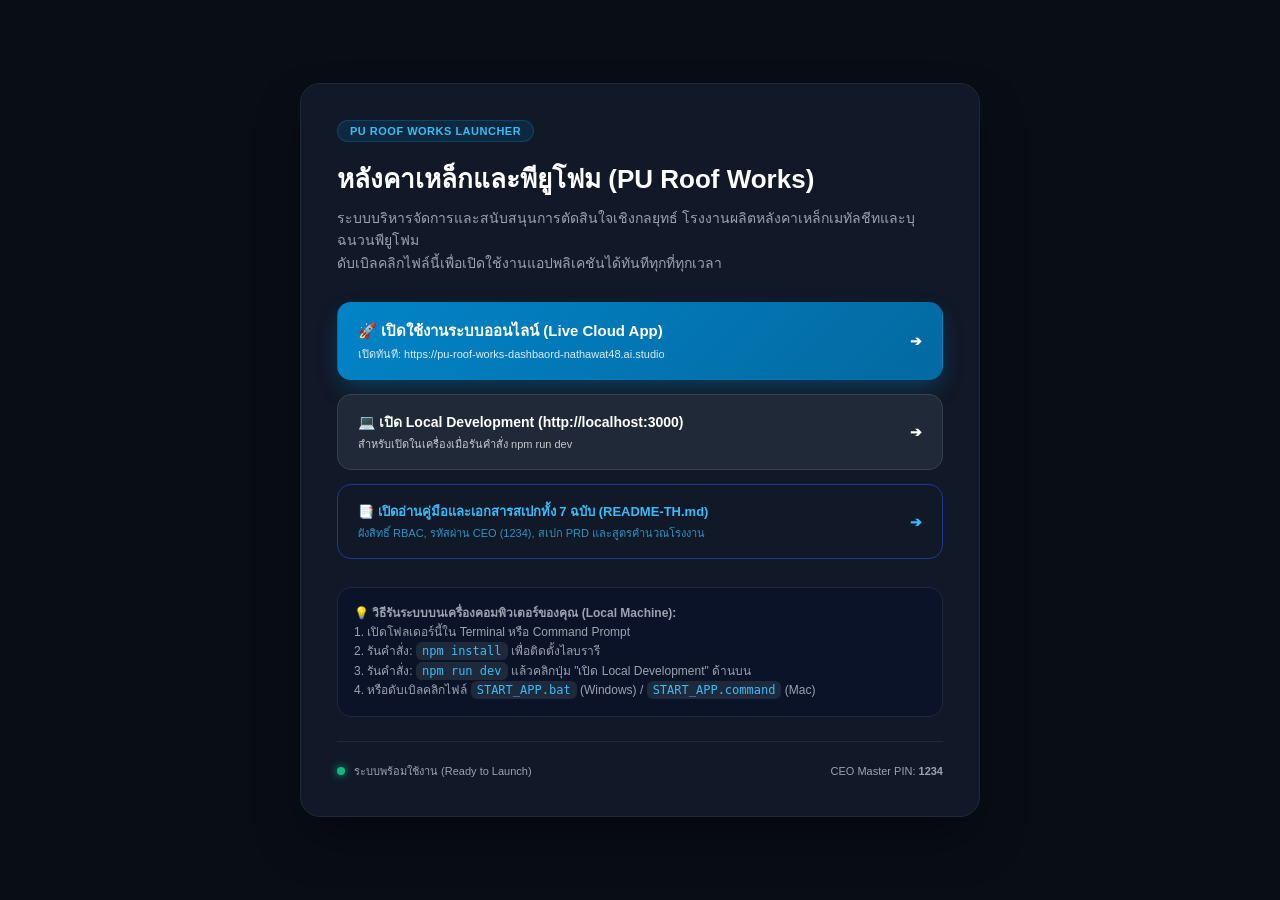
<file: OPEN_APP.html>
<!DOCTYPE html>
<html lang="th">
<head>
  <meta charset="UTF-8">
  <meta name="viewport" content="width=device-width, initial-scale=1.0">
  <title>PU Roof Works — Launcher & Shortcut</title>
  <style>
    :root {
      --bg: #090d16;
      --card-bg: #111827;
      --border: #1f2937;
      --text: #f3f4f6;
      --text-muted: #9ca3af;
      --sky: #0284c7;
      --emerald: #10b981;
      --amber: #f59e0b;
      --rose: #ef4444;
    }
    * {
      box-sizing: border-box;
      margin: 0;
      padding: 0;
      font-family: -apple-system, BlinkMacSystemFont, "Segoe UI", Roboto, "Helvetica Neue", Arial, sans-serif;
    }
    body {
      background-color: var(--bg);
      color: var(--text);
      display: flex;
      align-items: center;
      justify-content: center;
      min-height: 100vh;
      padding: 24px;
    }
    .card {
      background-color: var(--card-bg);
      border: 1px solid var(--border);
      border-radius: 20px;
      max-width: 680px;
      width: 100%;
      padding: 36px;
      box-shadow: 0 25px 50px -12px rgba(0, 0, 0, 0.5);
    }
    .badge {
      display: inline-block;
      padding: 4px 12px;
      border-radius: 9999px;
      font-size: 11px;
      font-weight: 700;
      letter-spacing: 0.5px;
      text-transform: uppercase;
      background: rgba(2, 132, 199, 0.15);
      color: #38bdf8;
      border: 1px solid rgba(2, 132, 199, 0.3);
      margin-bottom: 16px;
    }
    h1 {
      font-size: 26px;
      font-weight: 800;
      color: #ffffff;
      margin-bottom: 8px;
    }
    p.subtitle {
      font-size: 14px;
      color: var(--text-muted);
      line-height: 1.6;
      margin-bottom: 28px;
    }
    .button-group {
      display: flex;
      flex-direction: column;
      gap: 14px;
      margin-bottom: 28px;
    }
    .btn {
      display: flex;
      align-items: center;
      justify-content: space-between;
      padding: 16px 20px;
      border-radius: 14px;
      text-decoration: none;
      font-size: 14px;
      font-weight: 700;
      transition: all 0.2s ease;
      cursor: pointer;
      border: 1px solid transparent;
    }
    .btn-primary {
      background: linear-gradient(135deg, #0284c7 0%, #0369a1 100%);
      color: #ffffff;
      box-shadow: 0 10px 25px -5px rgba(2, 132, 199, 0.4);
    }
    .btn-primary:hover {
      background: linear-gradient(135deg, #0369a1 0%, #075985 100%);
      transform: translateY(-2px);
    }
    .btn-secondary {
      background-color: #1f2937;
      color: #ffffff;
      border-color: #374151;
    }
    .btn-secondary:hover {
      background-color: #374151;
      transform: translateY(-2px);
    }
    .btn-ghost {
      background-color: transparent;
      color: #38bdf8;
      border-color: #1e3a8a;
    }
    .btn-ghost:hover {
      background-color: rgba(2, 132, 199, 0.1);
    }
    .info-box {
      background-color: #0b1329;
      border: 1px solid #1e293b;
      border-radius: 14px;
      padding: 16px;
      font-size: 12px;
      color: var(--text-muted);
      line-height: 1.6;
    }
    .info-box code {
      background-color: #1e293b;
      color: #38bdf8;
      padding: 2px 6px;
      border-radius: 6px;
      font-family: monospace;
    }
    .footer {
      margin-top: 24px;
      padding-top: 20px;
      border-top: 1px solid var(--border);
      display: flex;
      justify-content: space-between;
      align-items: center;
      font-size: 11px;
      color: var(--text-muted);
    }
    .status-dot {
      display: inline-block;
      width: 8px;
      height: 8px;
      border-radius: 50%;
      background-color: var(--emerald);
      margin-right: 6px;
      box-shadow: 0 0 8px var(--emerald);
    }
  </style>
</head>
<body>
  <div class="card">
    <div class="badge">PU ROOF WORKS LAUNCHER</div>
    <h1>หลังคาเหล็กและพียูโฟม (PU Roof Works)</h1>
    <p class="subtitle">
      ระบบบริหารจัดการและสนับสนุนการตัดสินใจเชิงกลยุทธ์ โรงงานผลิตหลังคาเหล็กเมทัลชีทและบุฉนวนพียูโฟม<br>
      ดับเบิลคลิกไฟล์นี้เพื่อเปิดใช้งานแอปพลิเคชันได้ทันทีทุกที่ทุกเวลา
    </p>

    <div class="button-group">
      <!-- 1. Open Live Web App -->
      <a href="https://pu-roof-works-dashbaord-nathawat48.ai.studio" class="btn btn-primary" id="launchCloud">
        <div>
          <div style="font-size: 15px;">🚀 เปิดใช้งานระบบออนไลน์ (Live Cloud App)</div>
          <div style="font-size: 11px; font-weight: normal; opacity: 0.85; margin-top: 2px;">
            เปิดทันที: https://pu-roof-works-dashbaord-nathawat48.ai.studio
          </div>
        </div>
        <span>➔</span>
      </a>

      <!-- 2. Open Localhost 3000 -->
      <a href="http://localhost:3000" class="btn btn-secondary" id="launchLocal">
        <div>
          <div style="font-size: 14px;">💻 เปิด Local Development (http://localhost:3000)</div>
          <div style="font-size: 11px; font-weight: normal; opacity: 0.75; margin-top: 2px;">
            สำหรับเปิดในเครื่องเมื่อรันคำสั่ง <code>npm run dev</code>
          </div>
        </div>
        <span>➔</span>
      </a>

      <!-- 3. Open Documentation -->
      <a href="./README-TH.md" class="btn btn-ghost">
        <div>
          <div style="font-size: 13px;">📑 เปิดอ่านคู่มือและเอกสารสเปกทั้ง 7 ฉบับ (README-TH.md)</div>
          <div style="font-size: 11px; font-weight: normal; opacity: 0.75; margin-top: 2px;">
            ผังสิทธิ์ RBAC, รหัสผ่าน CEO (1234), สเปก PRD และสูตรคำนวณโรงงาน
          </div>
        </div>
        <span>➔</span>
      </a>
    </div>

    <div class="info-box">
      <strong>💡 วิธีรันระบบบนเครื่องคอมพิวเตอร์ของคุณ (Local Machine):</strong><br>
      1. เปิดโฟลเดอร์นี้ใน Terminal หรือ Command Prompt<br>
      2. รันคำสั่ง: <code>npm install</code> เพื่อติดตั้งไลบรารี<br>
      3. รันคำสั่ง: <code>npm run dev</code> แล้วคลิกปุ่ม "เปิด Local Development" ด้านบน<br>
      4. หรือดับเบิลคลิกไฟล์ <code>START_APP.bat</code> (Windows) / <code>START_APP.command</code> (Mac)
    </div>

    <div class="footer">
      <div>
        <span class="status-dot"></span> ระบบพร้อมใช้งาน (Ready to Launch)
      </div>
      <div>
        CEO Master PIN: <strong>1234</strong>
      </div>
    </div>
  </div>

  <script>
    // Optional instant redirection if requested via hash #auto
    if (window.location.hash === '#auto') {
      window.location.href = "https://pu-roof-works-dashbaord-nathawat48.ai.studio";
    }
  </script>
</body>
</html>
</file>
